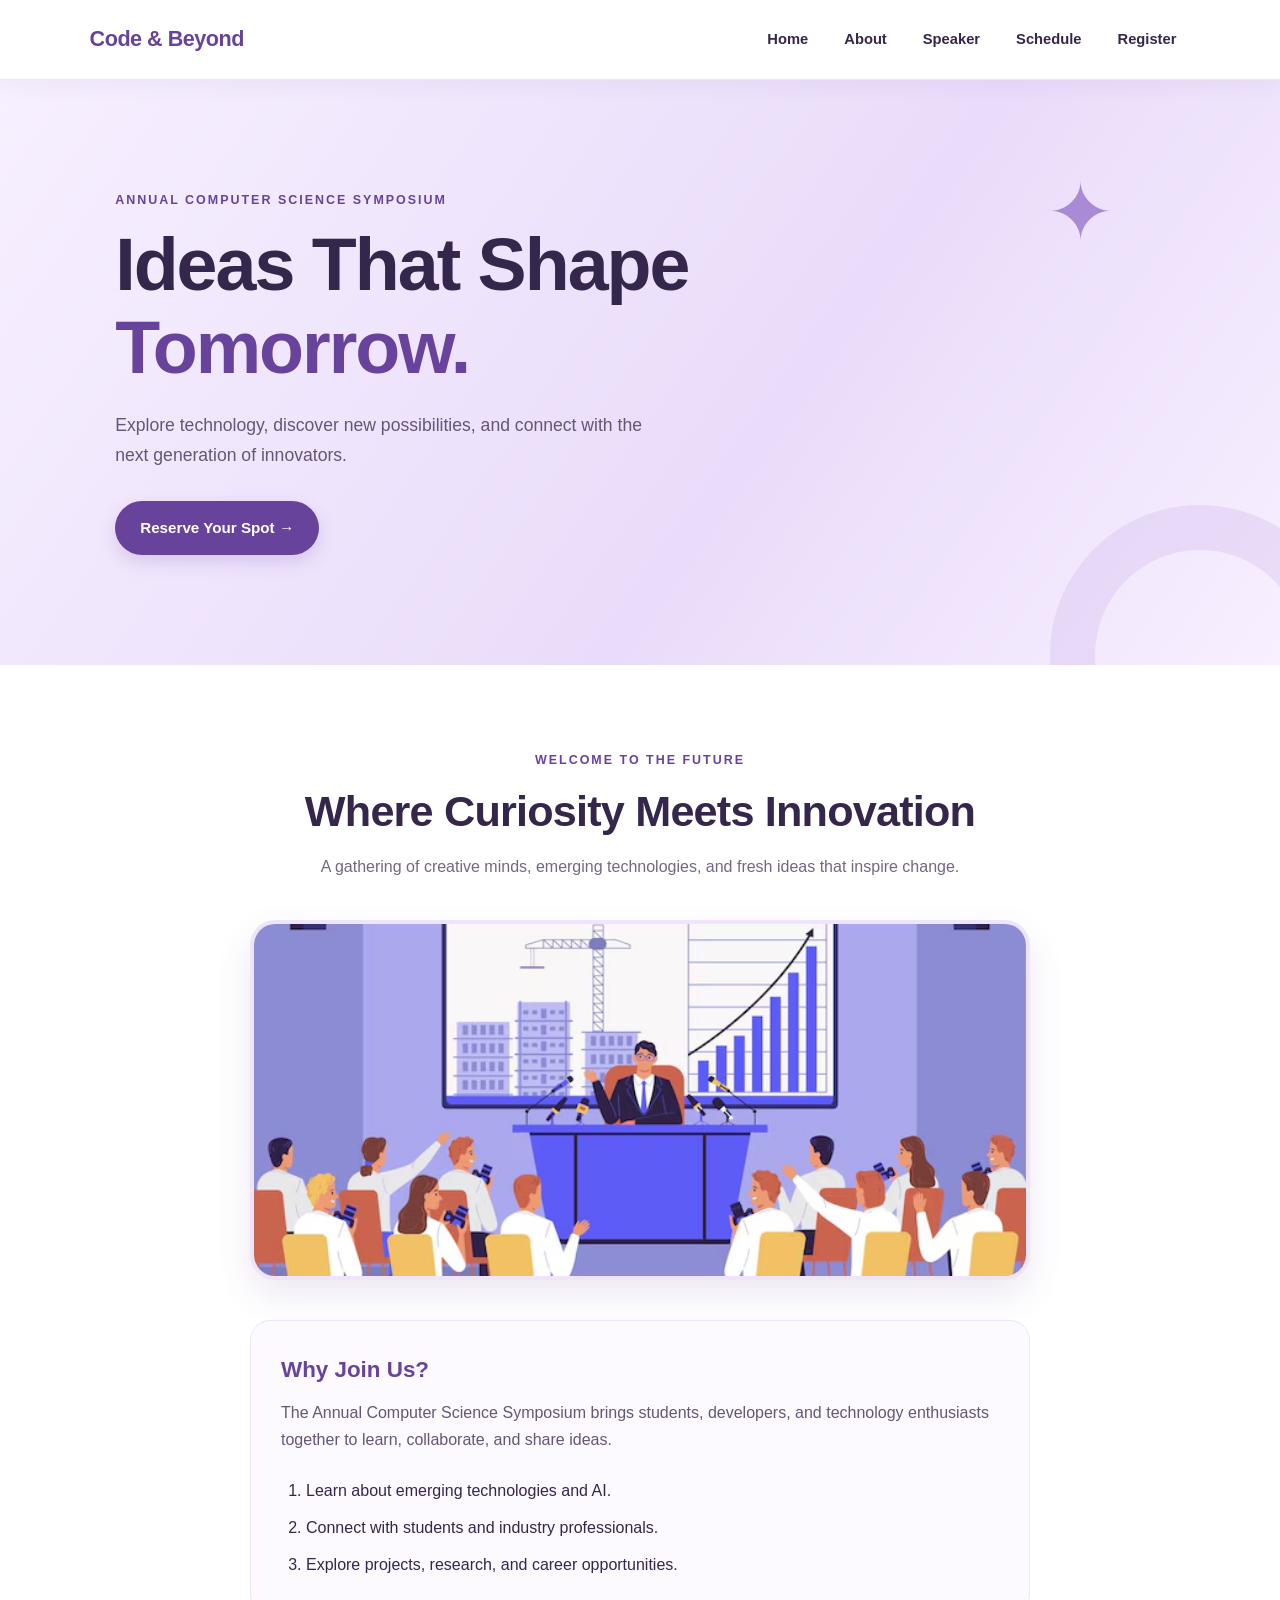
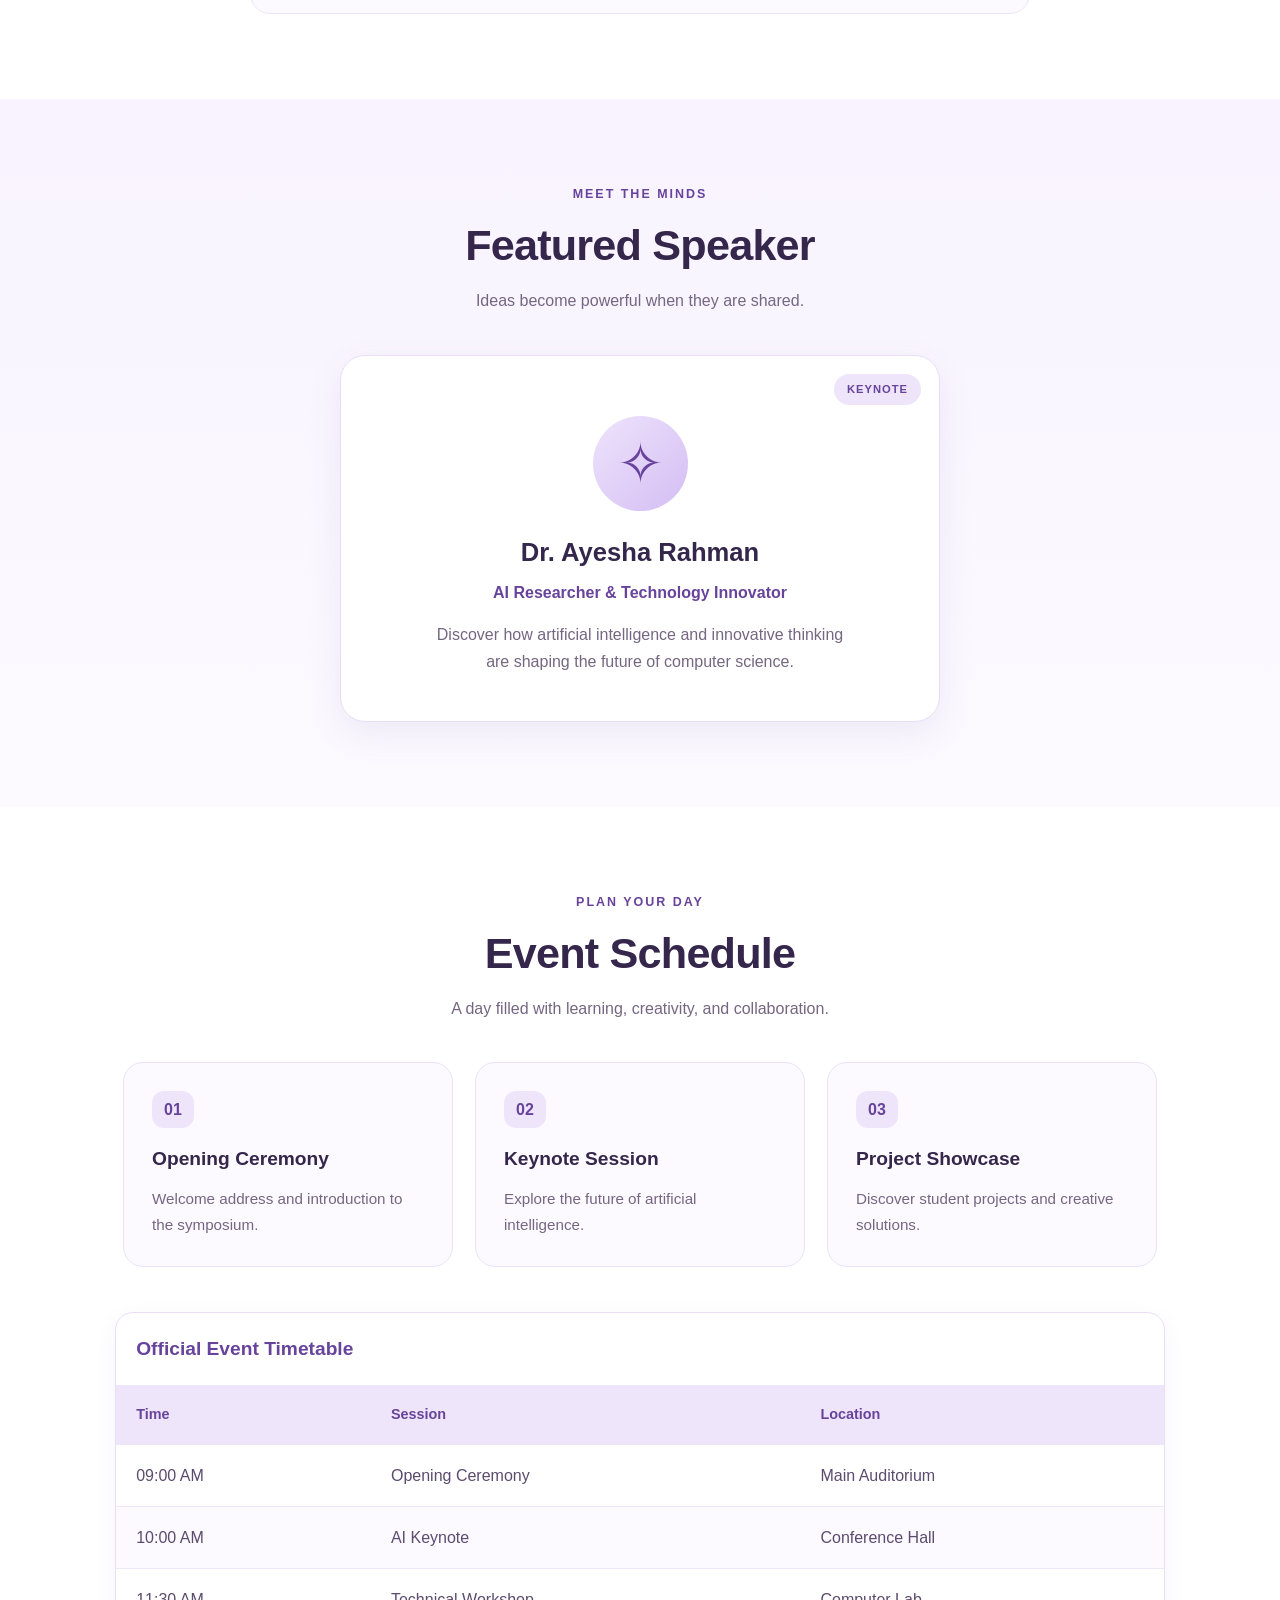
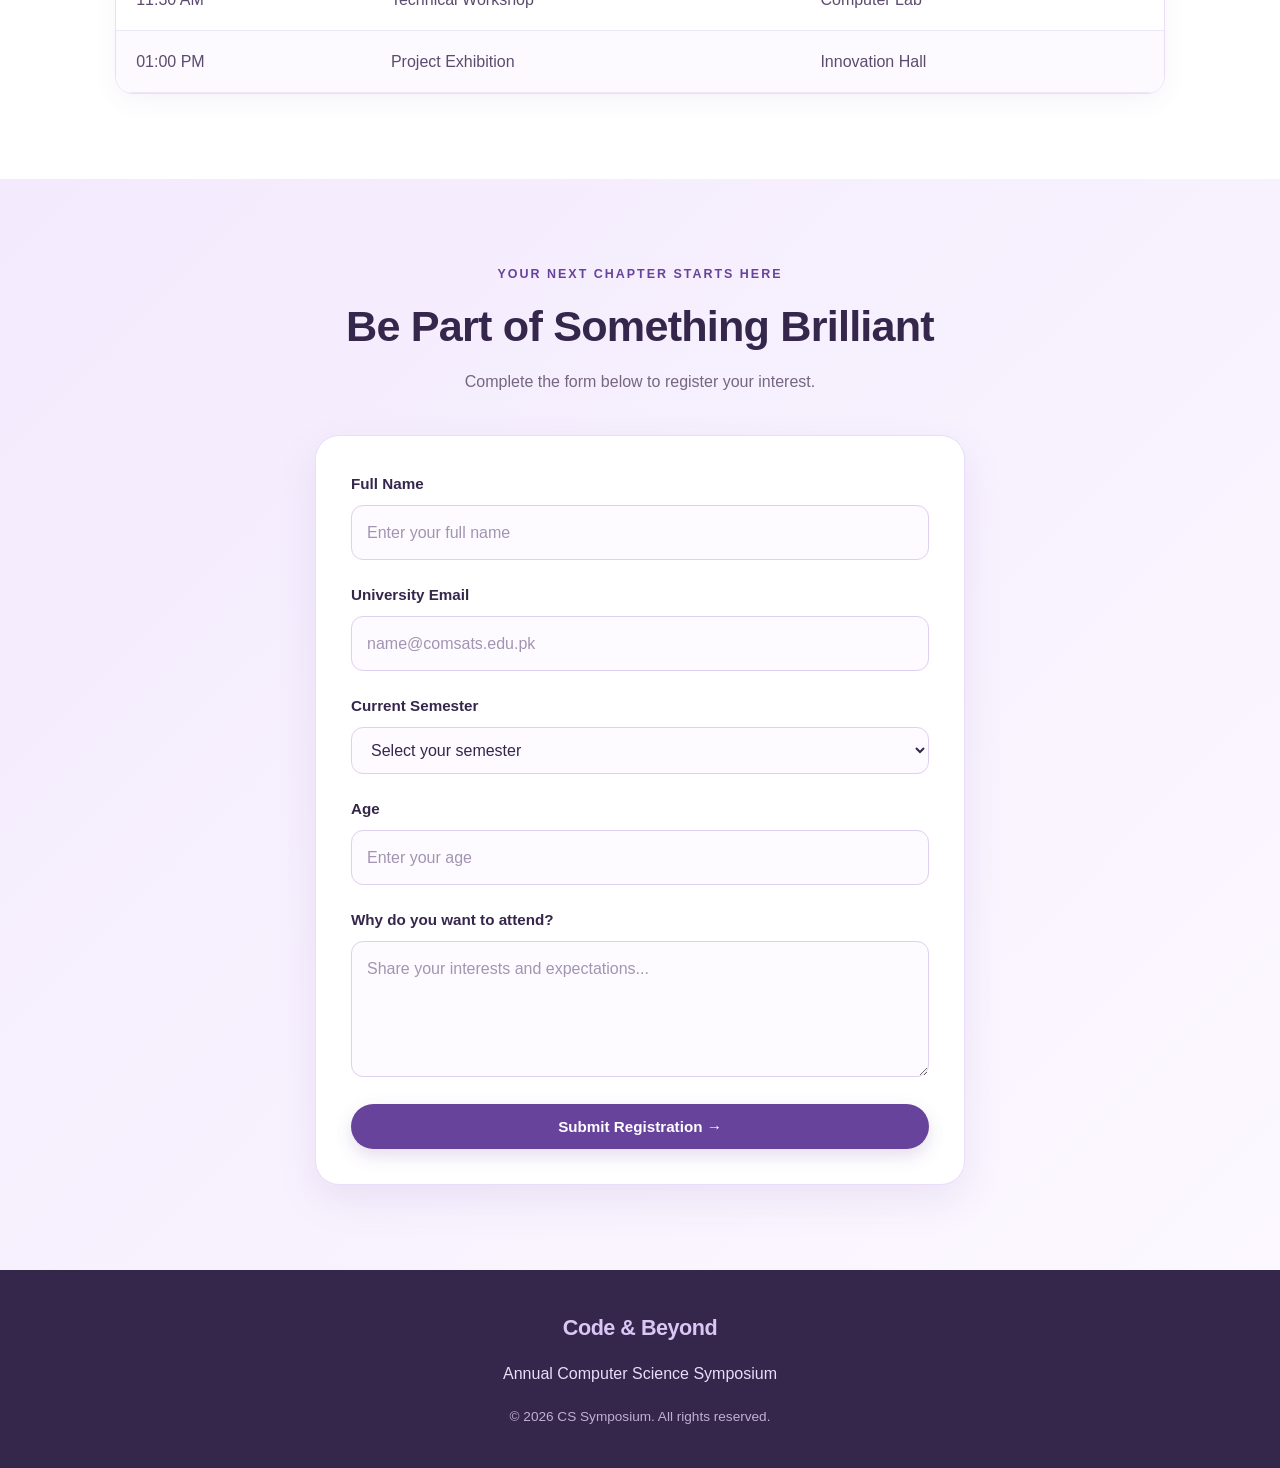
<file: index.html>
<!DOCTYPE html>
<html lang="en">
<head>
    <meta charset="UTF-8">
    <meta name="viewport" content="width=device-width, initial-scale=1.0">
    <meta name="description" content="Annual Computer Science Symposium">
    <title>Annual CS Symposium</title>
    <link rel="stylesheet" href="style.css">
</head>

<body>

    <!-- Navigation -->
    <nav id="navbar">
        <a href="#home" class="logo">Code & Beyond</a>

        <ul>
            <li><a href="#home">Home</a></li>
            <li><a href="#about">About</a></li>
            <li><a href="#speaker">Speaker</a></li>
            <li><a href="#schedule">Schedule</a></li>
            <li><a href="#register">Register</a></li>
        </ul>
    </nav>

    <!-- Hero Section -->
    <header id="home">
        <div class="hero-content">
            <p class="eyebrow">ANNUAL COMPUTER SCIENCE SYMPOSIUM</p>

            <h1>Ideas That Shape <span>Tomorrow.</span></h1>

            <p class="hero-text">
                Explore technology, discover new possibilities, and connect
                with the next generation of innovators.
            </p>

            <a href="#register" class="button">Reserve Your Spot →</a>
        </div>

        <div class="hero-decoration">✦</div>
        <div class="hero-circle"></div>
    </header>

    <main>

        <!-- About Section -->
        <section id="about" class="section">
            <div class="section-heading">
                <p class="eyebrow">WELCOME TO THE FUTURE</p>
                <h2>Where Curiosity Meets Innovation</h2>
                <p>
                    A gathering of creative minds, emerging technologies,
                    and fresh ideas that inspire change.
                </p>
            </div>

            <img
                src="images/symposium-image.png"
                alt="Illustration for the Annual Computer Science Symposium"
                class="event-image"
            >

            <div class="about-content">
                <h3>Why Join Us?</h3>

                <p>
                    The Annual Computer Science Symposium brings students,
                    developers, and technology enthusiasts together to
                    learn, collaborate, and share ideas.
                </p>

                <ol>
                    <li>Learn about emerging technologies and AI.</li>
                    <li>Connect with students and industry professionals.</li>
                    <li>Explore projects, research, and career opportunities.</li>
                </ol>
            </div>
        </section>

        <!-- Speaker Section -->
        <section id="speaker" class="section speaker-section">
            <div class="section-heading">
                <p class="eyebrow">MEET THE MINDS</p>
                <h2>Featured Speaker</h2>
                <p>Ideas become powerful when they are shared.</p>
            </div>

            <div class="speaker-card">
                <span class="badge">KEYNOTE</span>

                <div class="speaker-icon">✧</div>

                <h3>Dr. Ayesha Rahman</h3>
                <p class="speaker-role">AI Researcher & Technology Innovator</p>

                <p>
                    Discover how artificial intelligence and innovative
                    thinking are shaping the future of computer science.
                </p>
            </div>
        </section>

        <!-- Schedule Section -->
        <section id="schedule" class="section">
            <div class="section-heading">
                <p class="eyebrow">PLAN YOUR DAY</p>
                <h2>Event Schedule</h2>
                <p>A day filled with learning, creativity, and collaboration.</p>
            </div>

            <div class="event-cards">
                <div class="event-card">
                    <span class="card-number">01</span>
                    <h3>Opening Ceremony</h3>
                    <p>Welcome address and introduction to the symposium.</p>
                </div>

                <div class="event-card">
                    <span class="card-number">02</span>
                    <h3>Keynote Session</h3>
                    <p>Explore the future of artificial intelligence.</p>
                </div>

                <div class="event-card">
                    <span class="card-number">03</span>
                    <h3>Project Showcase</h3>
                    <p>Discover student projects and creative solutions.</p>
                </div>
            </div>

            <div class="table-wrapper">
                <table>
                    <caption>Official Event Timetable</caption>

                    <thead>
                        <tr>
                            <th>Time</th>
                            <th>Session</th>
                            <th>Location</th>
                        </tr>
                    </thead>

                    <tbody>
                        <tr>
                            <td>09:00 AM</td>
                            <td>Opening Ceremony</td>
                            <td>Main Auditorium</td>
                        </tr>

                        <tr>
                            <td>10:00 AM</td>
                            <td>AI Keynote</td>
                            <td>Conference Hall</td>
                        </tr>

                        <tr>
                            <td>11:30 AM</td>
                            <td>Technical Workshop</td>
                            <td>Computer Lab</td>
                        </tr>

                        <tr>
                            <td>01:00 PM</td>
                            <td>Project Exhibition</td>
                            <td>Innovation Hall</td>
                        </tr>
                    </tbody>
                </table>
            </div>
        </section>

        <!-- Registration Section -->
        <section id="register" class="section register-section">
            <div class="section-heading">
                <p class="eyebrow">YOUR NEXT CHAPTER STARTS HERE</p>
                <h2>Be Part of Something Brilliant</h2>
                <p>Complete the form below to register your interest.</p>
            </div>

            <form action="#" method="post">

                <div class="form-group">
                    <label for="name">Full Name</label>
                    <input
                        type="text"
                        id="name"
                        name="name"
                        placeholder="Enter your full name"
                        required
                    >
                </div>

                <div class="form-group">
                    <label for="email">University Email</label>
                    <input
                        type="email"
                        id="email"
                        name="email"
                        placeholder="name@comsats.edu.pk"
                        pattern="[a-zA-Z0-9._%+-]+@comsats\.edu\.pk"
                        title="Use your university email ending in @comsats.edu.pk"
                        required
                    >
                </div>

                <div class="form-group">
                    <label for="semester">Current Semester</label>
                    <select id="semester" name="semester" required>
                        <option value="">Select your semester</option>
                        <option value="1">1st Semester</option>
                        <option value="2">2nd Semester</option>
                        <option value="3">3rd Semester</option>
                        <option value="4">4th Semester</option>
                        <option value="5">5th Semester</option>
                        <option value="6">6th Semester</option>
                        <option value="7">7th Semester</option>
                        <option value="8">8th Semester</option>
                    </select>
                </div>

                <div class="form-group">
                    <label for="age">Age</label>
                    <input
                        type="number"
                        id="age"
                        name="age"
                        min="16"
                        max="60"
                        placeholder="Enter your age"
                        required
                    >
                </div>

                <div class="form-group">
                    <label for="reason">Why do you want to attend?</label>
                    <textarea
                        id="reason"
                        name="reason"
                        rows="4"
                        placeholder="Share your interests and expectations..."
                        required
                    ></textarea>
                </div>

                <button type="submit" class="button">Submit Registration →</button>
            </form>
        </section>

    </main>

    <!-- Footer -->
    <footer>
        <p class="footer-logo">Code & Beyond</p>
        <p>Annual Computer Science Symposium</p>
        <p class="copyright">© 2026 CS Symposium. All rights reserved.</p>
    </footer>

</body>
</html>
</file>
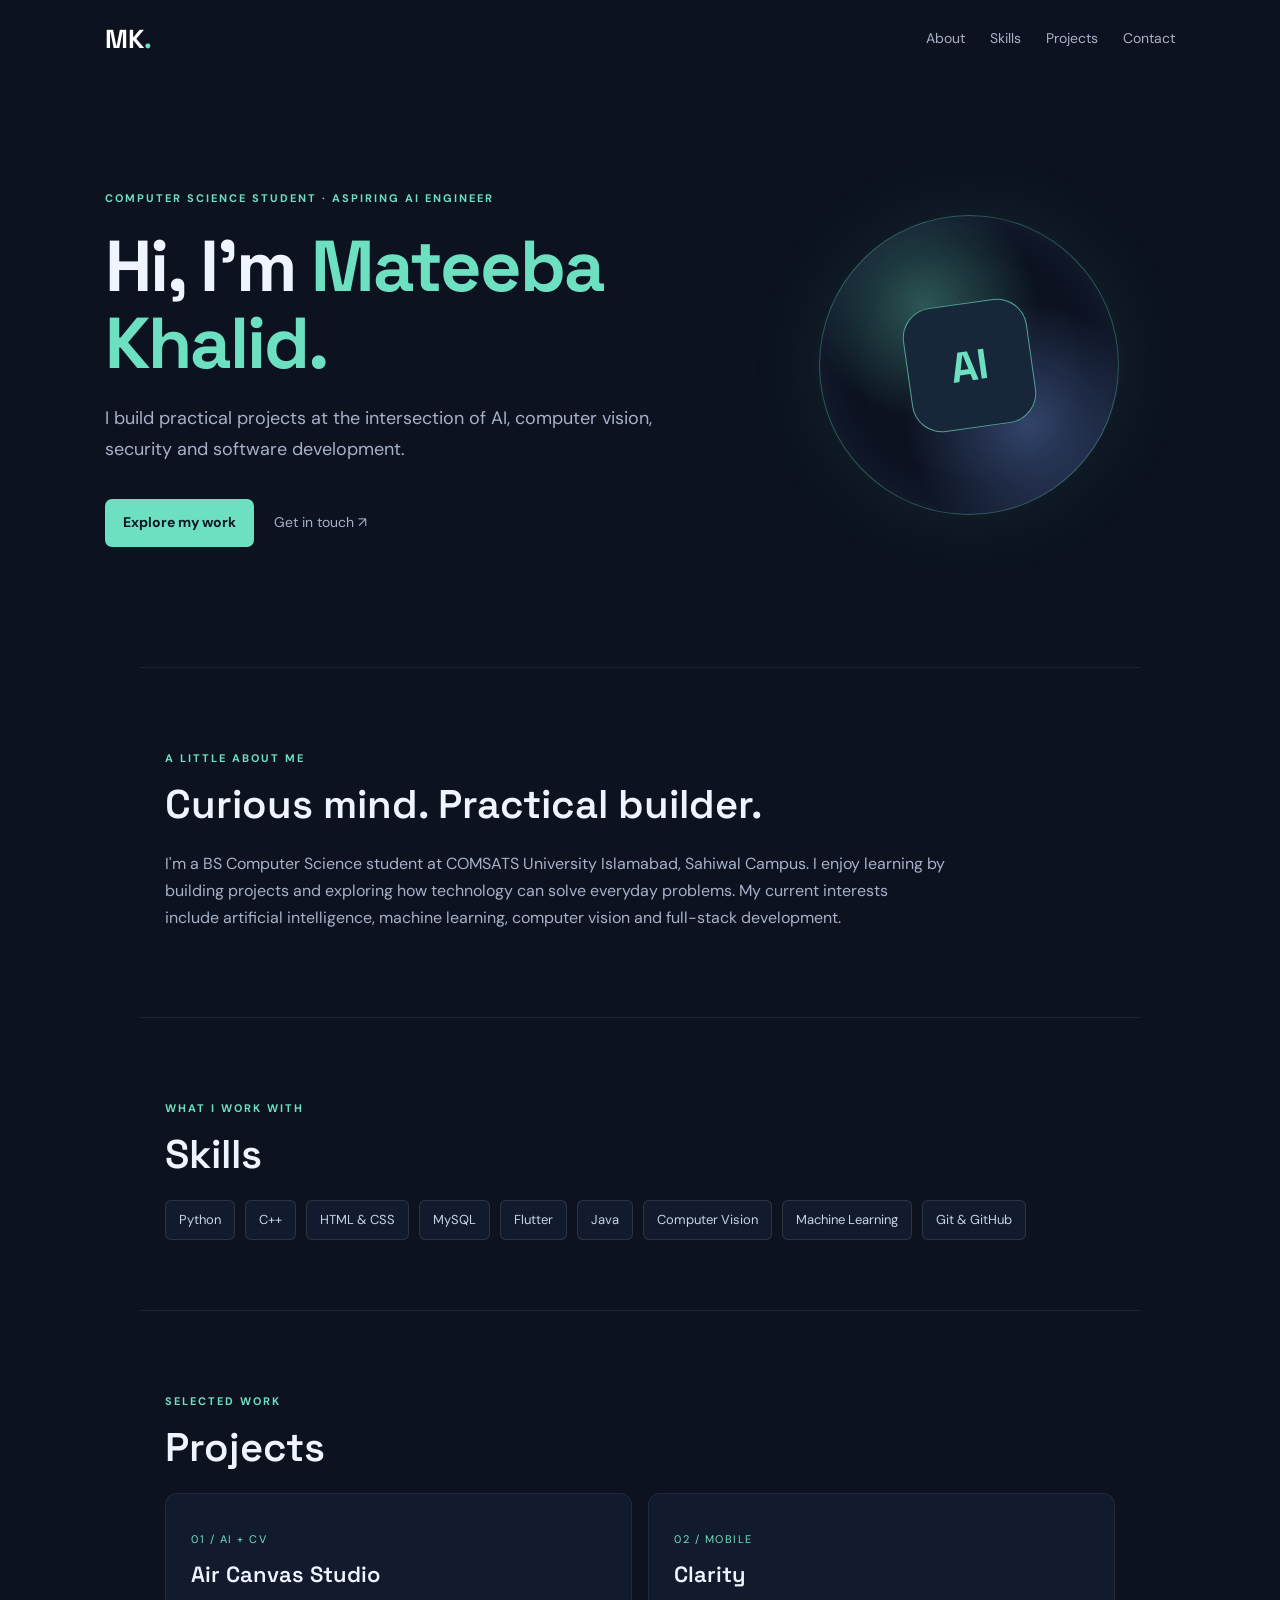
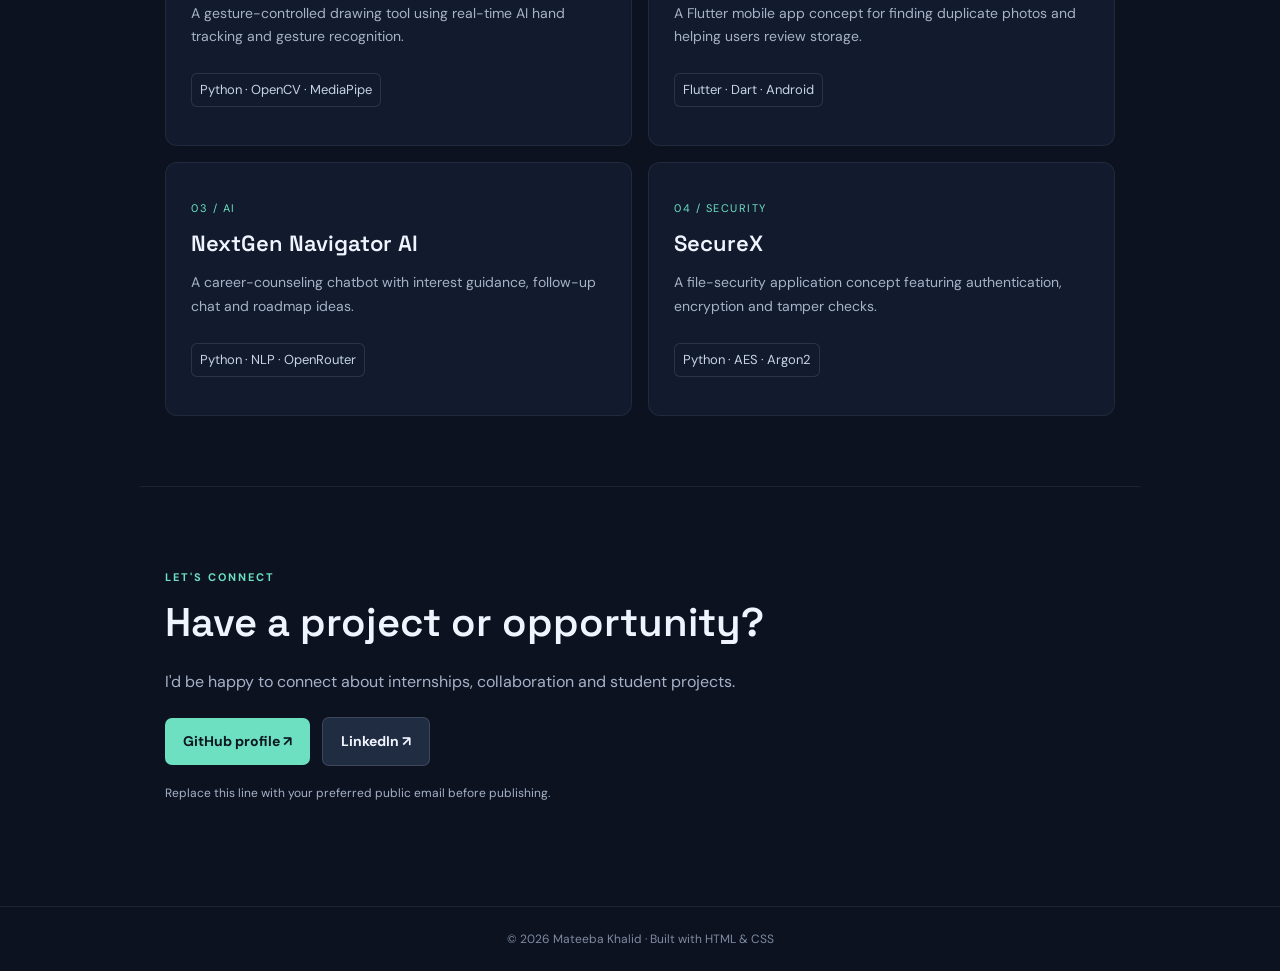
<file: Web_Technologies_Assignment_01_Solution/Task 10 - Portfolio/index.html>
<!DOCTYPE html>
<html lang="en"><head><meta charset="UTF-8"><meta name="viewport" content="width=device-width,initial-scale=1.0"><title>Mateeba Khalid | Portfolio</title><link rel="stylesheet" href="style.css"></head>
<body>
<header class="nav"><a class="brand" href="#home">MK<span>.</span></a><nav><a href="#about">About</a><a href="#skills">Skills</a><a href="#projects">Projects</a><a href="#contact">Contact</a></nav></header>
<main>
<section class="hero" id="home"><div class="hero-copy"><p class="eyebrow">COMPUTER SCIENCE STUDENT · ASPIRING AI ENGINEER</p><h1>Hi, I'm <span>Mateeba Khalid.</span></h1><p class="intro">I build practical projects at the intersection of AI, computer vision, security and software development.</p><a class="button" href="#projects">Explore my work</a><a class="text-link" href="#contact">Get in touch ↗</a></div><div class="orb" aria-label="Abstract AI-inspired decoration"><div class="orb-core">AI</div></div></section>
<section class="section" id="about"><p class="eyebrow">A LITTLE ABOUT ME</p><h2>Curious mind. Practical builder.</h2><p>I'm a BS Computer Science student at COMSATS University Islamabad, Sahiwal Campus. I enjoy learning by building projects and exploring how technology can solve everyday problems. My current interests include artificial intelligence, machine learning, computer vision and full-stack development.</p></section>
<section class="section skills" id="skills"><p class="eyebrow">WHAT I WORK WITH</p><h2>Skills</h2><div class="chips"><span>Python</span><span>C++</span><span>HTML &amp; CSS</span><span>MySQL</span><span>Flutter</span><span>Java</span><span>Computer Vision</span><span>Machine Learning</span><span>Git &amp; GitHub</span></div></section>
<section class="section" id="projects"><p class="eyebrow">SELECTED WORK</p><h2>Projects</h2><div class="project-grid">
<article class="project"><p class="number">01 / AI + CV</p><h3>Air Canvas Studio</h3><p>A gesture-controlled drawing tool using real-time AI hand tracking and gesture recognition.</p><p class="tags">Python · OpenCV · MediaPipe</p></article>
<article class="project"><p class="number">02 / MOBILE</p><h3>Clarity</h3><p>A Flutter mobile app concept for finding duplicate photos and helping users review storage.</p><p class="tags">Flutter · Dart · Android</p></article>
<article class="project"><p class="number">03 / AI</p><h3>NextGen Navigator AI</h3><p>A career-counseling chatbot with interest guidance, follow-up chat and roadmap ideas.</p><p class="tags">Python · NLP · OpenRouter</p></article>
<article class="project"><p class="number">04 / SECURITY</p><h3>SecureX</h3><p>A file-security application concept featuring authentication, encryption and tamper checks.</p><p class="tags">Python · AES · Argon2</p></article>
</div></section>
<section class="section contact" id="contact"><p class="eyebrow">LET'S CONNECT</p><h2>Have a project or opportunity?</h2><p>I'd be happy to connect about internships, collaboration and student projects.</p><a class="button" href="https://github.com/MATEEBA-KHALID" target="_blank" rel="noopener">GitHub profile ↗</a><a class="button secondary" href="https://www.linkedin.com/" target="_blank" rel="noopener">LinkedIn ↗</a><p class="email-note">Replace this line with your preferred public email before publishing.</p></section>
</main><footer>© 2026 Mateeba Khalid · Built with HTML &amp; CSS</footer>
</body></html>
</file>
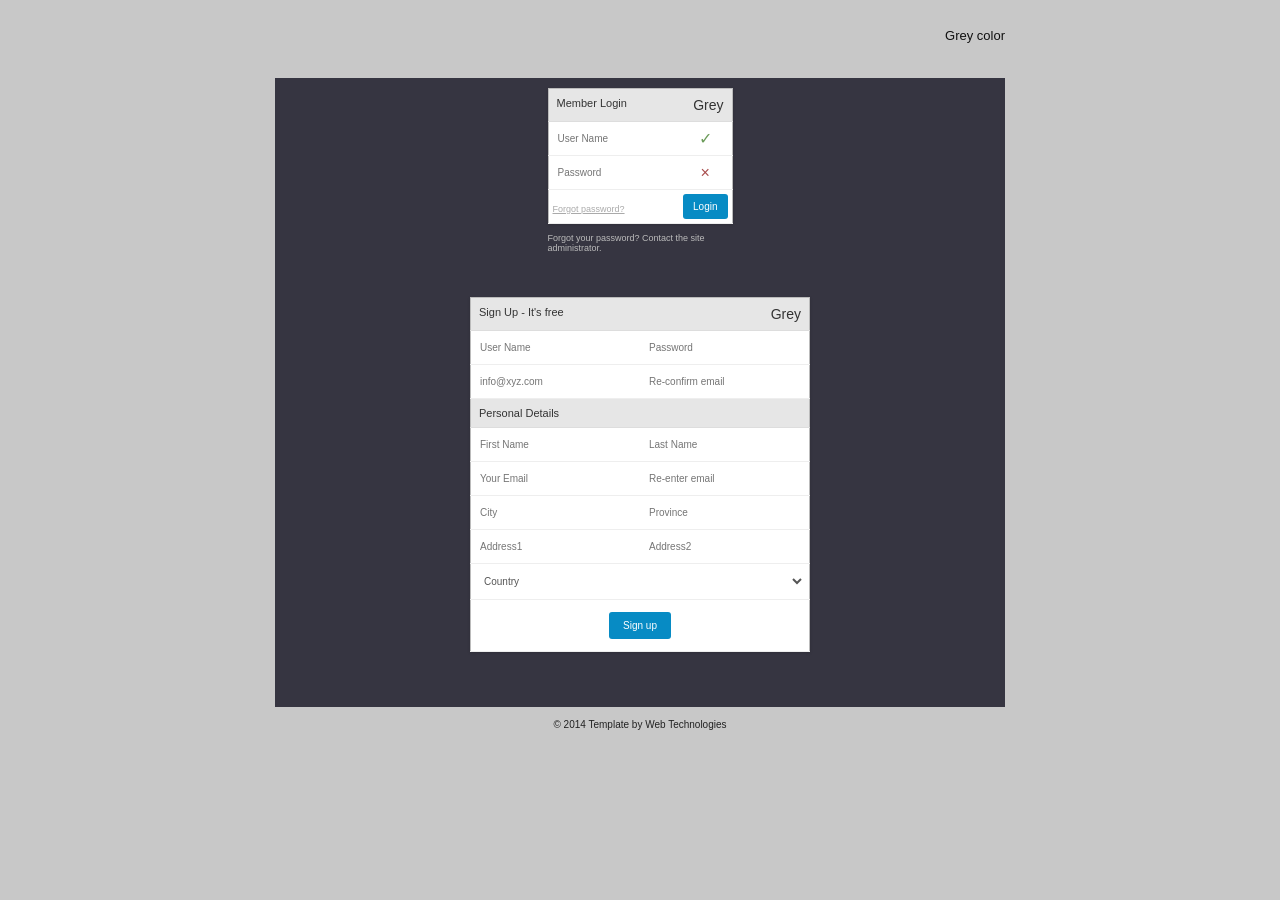
<file: Web_Technologies_Assignment_01_Solution/Task 8 - Login Signup Template/index.html>
<!DOCTYPE html>
<html lang="en">
<head><meta charset="UTF-8"><meta name="viewport" content="width=device-width,initial-scale=1.0"><title>Member Login and Sign Up</title><link rel="stylesheet" href="style.css"></head>
<body>
<div class="outer"><div class="topnote">Grey color</div>
<main class="stage">
<section class="login">
<table><tr><th colspan="2">Member Login <span>Grey</span></th></tr>
<tr><td><input placeholder="User Name" aria-label="User name"></td><td class="ok">✓</td></tr>
<tr><td><input type="password" placeholder="Password" aria-label="Password"></td><td class="bad">×</td></tr>
<tr><td><a href="#forgot">Forgot password?</a></td><td><button type="button">Login</button></td></tr></table>
<p id="forgot">Forgot your password? Contact the site administrator.</p>
</section>
<section class="signup"><table>
<tr><th colspan="2">Sign Up - It's free <span>Grey</span></th></tr>
<tr><td><input placeholder="User Name" aria-label="New username"></td><td><input type="password" placeholder="Password" aria-label="New password"></td></tr>
<tr><td><input type="email" placeholder="info@xyz.com" aria-label="Email"></td><td><input type="email" placeholder="Re-confirm email" aria-label="Confirm email"></td></tr>
<tr><th colspan="2">Personal Details</th></tr>
<tr><td><input placeholder="First Name" aria-label="First name"></td><td><input placeholder="Last Name" aria-label="Last name"></td></tr>
<tr><td><input type="email" placeholder="Your Email" aria-label="Personal email"></td><td><input type="email" placeholder="Re-enter email" aria-label="Re-enter email"></td></tr>
<tr><td><input placeholder="City" aria-label="City"></td><td><input placeholder="Province" aria-label="Province"></td></tr>
<tr><td><input placeholder="Address1" aria-label="Address line one"></td><td><input placeholder="Address2" aria-label="Address line two"></td></tr>
<tr><td colspan="2"><select aria-label="Country"><option value="">Country</option><option>Pakistan</option><option>Other</option></select></td></tr>
<tr><td colspan="2" class="submit"><button type="button">Sign up</button></td></tr>
</table></section>
</main><div class="bottomnote">© 2014 Template by Web Technologies</div></div>
</body></html>
</file>
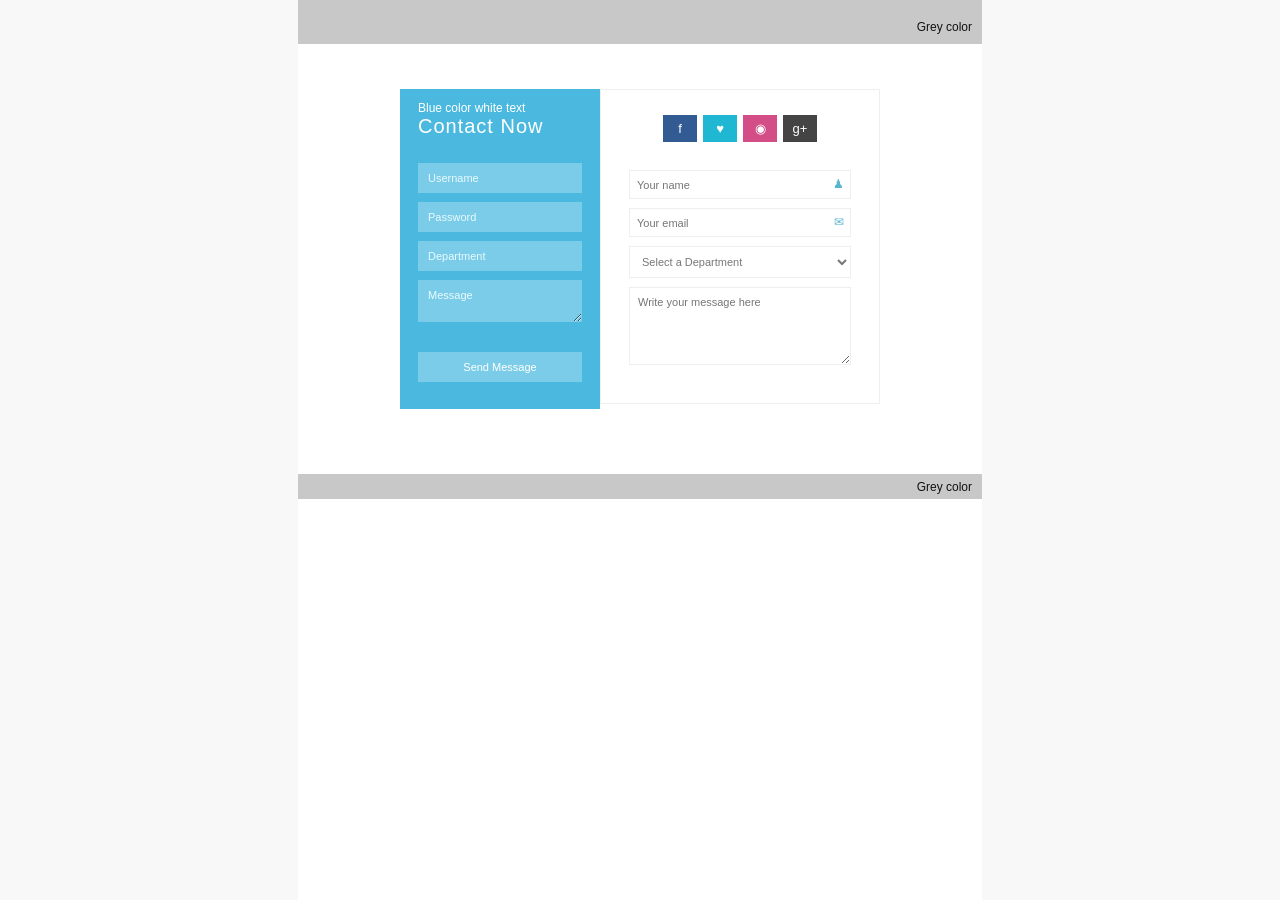
<file: Web_Technologies_Assignment_01_Solution/Task 9 - Contact Template/index.html>
<!DOCTYPE html>
<html lang="en">
<head><meta charset="UTF-8"><meta name="viewport" content="width=device-width,initial-scale=1.0"><title>Contact Now</title><link rel="stylesheet" href="style.css"></head>
<body>
<div class="page">
<header class="greybar">Grey color</header>
<main class="canvas">
<section class="blue">
<p class="note">Blue color white text</p><h1>Contact Now</h1>
<form action="#" method="post">
<input name="username" placeholder="Username" aria-label="Username" required>
<input name="password" type="password" placeholder="Password" aria-label="Password">
<input name="department" placeholder="Department" aria-label="Department">
<textarea name="message" placeholder="Message" aria-label="Message" rows="2"></textarea>
<button type="submit">Send Message</button>
</form>
</section>
<section class="white">
<div class="social"><a href="https://facebook.com/" aria-label="Facebook">f</a><a href="https://twitter.com/" aria-label="Twitter">♥</a><a href="https://dribbble.com/" aria-label="Dribbble">◉</a><a href="https://plus.google.com/" aria-label="Google Plus">g+</a></div>
<form action="#" method="post">
<label class="input-icon"><input name="name" placeholder="Your name" aria-label="Your name"><span>♟</span></label>
<label class="input-icon"><input name="email" type="email" placeholder="Your email" aria-label="Your email"><span>✉</span></label>
<select name="departmentSelect" aria-label="Select a department"><option value="">Select a Department</option><option>Computer Science</option><option>Admissions</option><option>Administration</option></select>
<textarea name="details" rows="5" placeholder="Write your message here" aria-label="Write your message"></textarea>
</form>
</section>
</main>
<footer class="greybar bottom">Grey color</footer>
</div>
</body></html>
</file>
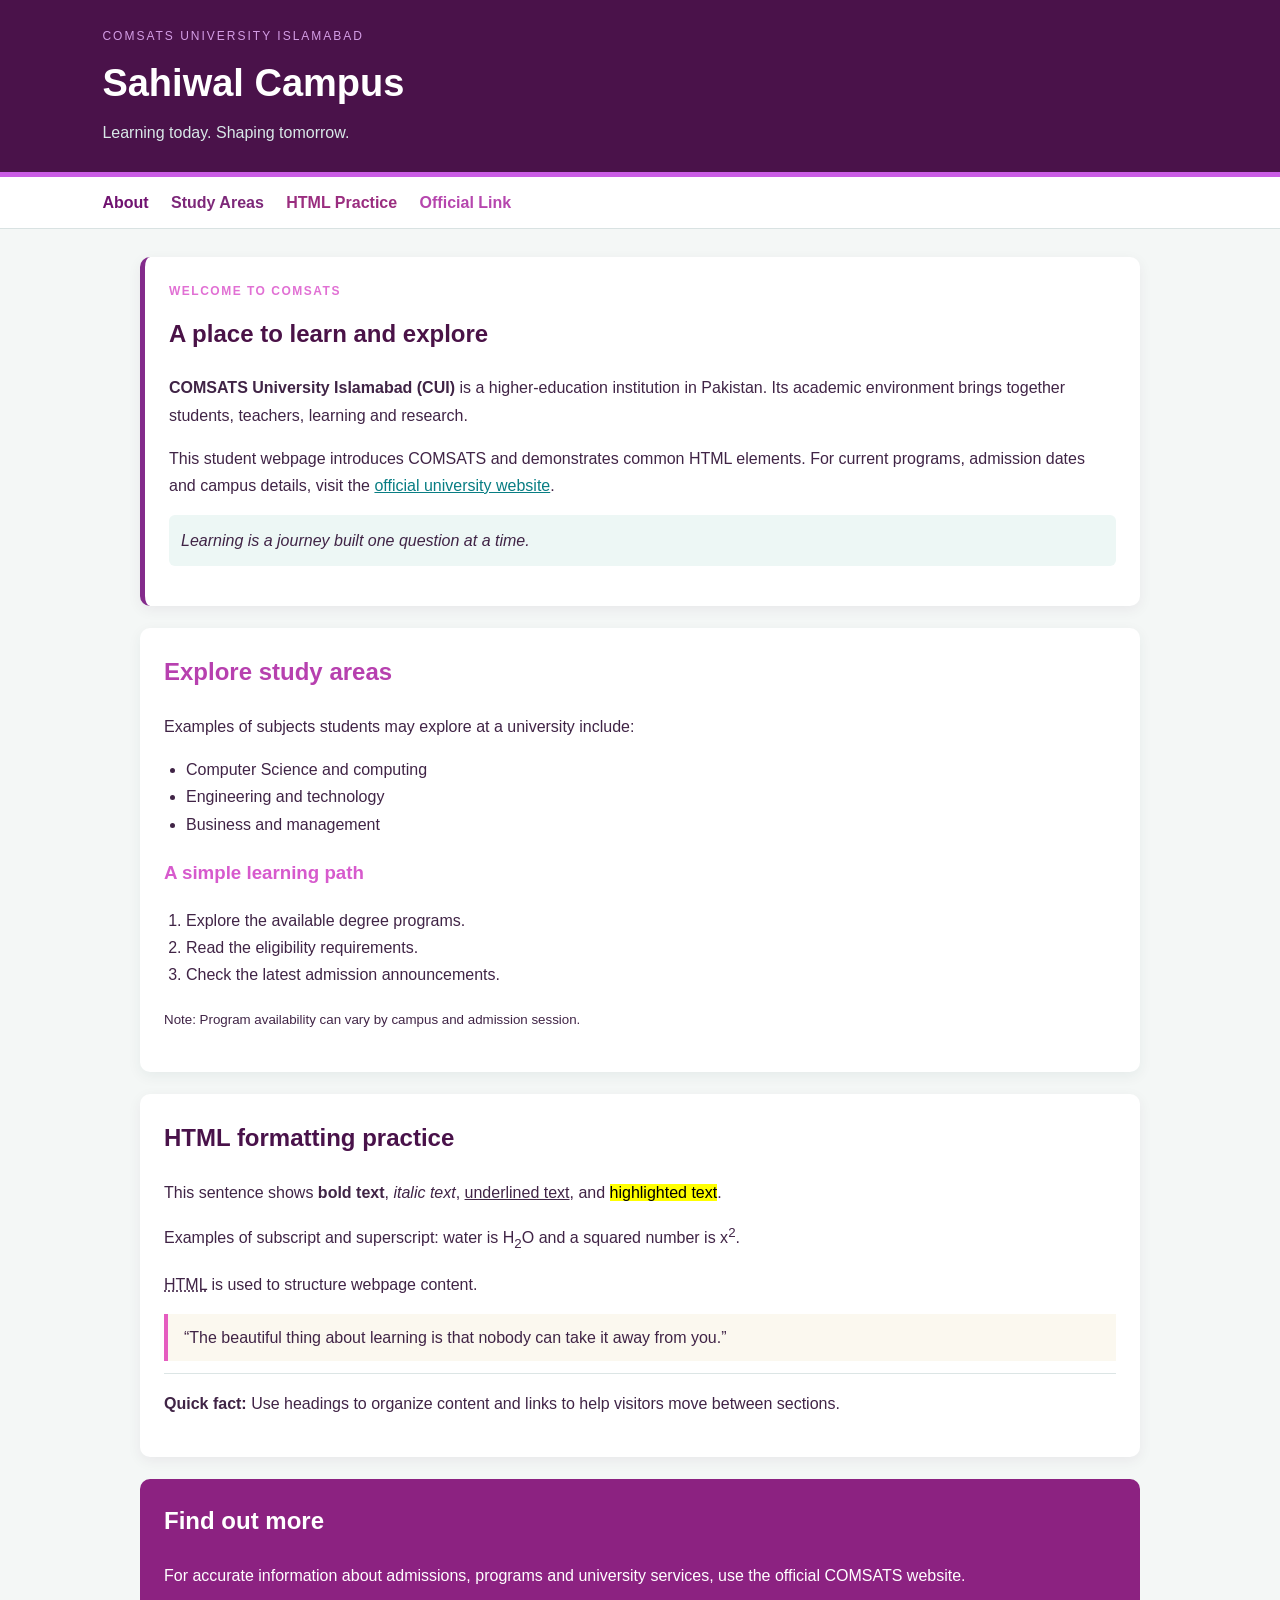
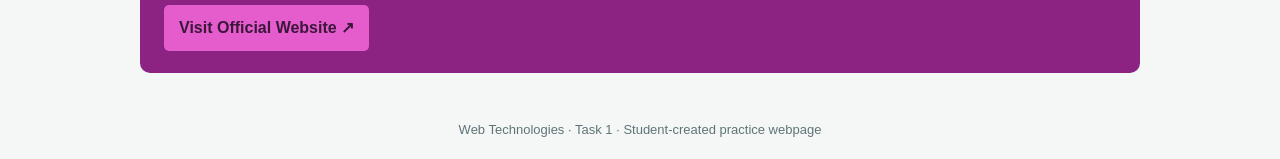
<file: Web_Technologies_Assignment_01_Solution/Task 1 - CUI Webpage/CUI_Webpage.html>
<!DOCTYPE html>
<html lang="en">
<head>
  <meta charset="UTF-8">
  <meta name="viewport" content="width=device-width, initial-scale=1.0">
  <title>COMSATS University Islamabad | Sahiwal Campus</title>
</head>
<body style="margin:0;background:#f4f7f6;font-family:Arial,Helvetica,sans-serif;color:#402446;line-height:1.7">
  <header style="background:#4a124a;color:white;padding:26px 8%;border-bottom:5px solid #ca5ce5">
    <p style="margin:0;color:#d49de5;letter-spacing:2px;font-size:12px">COMSATS UNIVERSITY ISLAMABAD</p>
    <h1 style="margin:5px 0 0;font-size:clamp(26px,4vw,38px)">Sahiwal Campus</h1>
    <p style="margin:3px 0 0;color:#d8e8e8">Learning today. Shaping tomorrow.</p>
  </header>

  <nav style="background:#fff;padding:12px 8%;border-bottom:1px solid #d9e2e2">
    <a href="#about" style="color:#701270;text-decoration:none;font-weight:bold;margin-right:18px">About</a>
    <a href="#study" style="color:#7d2879;text-decoration:none;font-weight:bold;margin-right:18px">Study Areas</a>
    <a href="#html-practice" style="color:#9a2d7f;text-decoration:none;font-weight:bold;margin-right:18px">HTML Practice</a>
    <a href="#contact" style="color:#b646ae;text-decoration:none;font-weight:bold">Official Link</a>
  </nav>

  <main style="max-width:1000px;margin:28px auto;padding:0 18px">
    <section id="about" style="background:white;padding:24px;border-radius:10px;border-left:5px solid #832b8b;box-shadow:0 4px 14px #45174010">
      <p style="color:#e170d4;font-size:12px;font-weight:bold;letter-spacing:1.5px;margin-top:0">WELCOME TO COMSATS</p>
      <h2 style="color:#4a1247;margin-top:0">A place to learn and explore</h2>
      <p><strong>COMSATS University Islamabad (CUI)</strong> is a higher-education institution in Pakistan. Its academic environment brings together students, teachers, learning and research.</p>
      <p>This student webpage introduces COMSATS and demonstrates common HTML elements. For current programs, admission dates and campus details, visit the <a href="https://www.comsats.edu.pk/" target="_blank" rel="noopener" style="color:#087d83">official university website</a>.</p>
      <p style="background:#edf7f5;padding:12px;border-radius:6px"><em>Learning is a journey built one question at a time.</em></p>
    </section>

    <section id="study" style="margin-top:22px;background:white;padding:24px;border-radius:10px;box-shadow:0 4px 14px #173a4510">
      <h2 style="color:#b740af;margin-top:0">Explore study areas</h2>
      <p>Examples of subjects students may explore at a university include:</p>
      <ul style="padding-left:22px">
        <li>Computer Science and computing</li>
        <li>Engineering and technology</li>
        <li>Business and management</li>
      </ul>
      <h3 style="color:#d75acd">A simple learning path</h3>
      <ol style="padding-left:22px">
        <li>Explore the available degree programs.</li>
        <li>Read the eligibility requirements.</li>
        <li>Check the latest admission announcements.</li>
      </ol>
      <p><small>Note: Program availability can vary by campus and admission session.</small></p>
    </section>

    <section id="html-practice" style="margin-top:22px;background:#fff;padding:24px;border-radius:10px;box-shadow:0 4px 14px #45173d10">
      <h2 style="color:#49124a;margin-top:0">HTML formatting practice</h2>
      <p>This sentence shows <b>bold text</b>, <i>italic text</i>, <u>underlined text</u>, and <mark>highlighted text</mark>.</p>
      <p>Examples of subscript and superscript: water is H<sub>2</sub>O and a squared number is x<sup>2</sup>.</p>
      <p><abbr title="HyperText Markup Language">HTML</abbr> is used to structure webpage content.</p>
      <blockquote style="margin:12px 0;padding:10px 16px;border-left:4px solid #e55cc0;background:#fbf8ef">“The beautiful thing about learning is that nobody can take it away from you.”</blockquote>
      <hr style="border:0;border-top:1px solid #dce5e5">
      <p><strong>Quick fact:</strong> Use headings to organize content and links to help visitors move between sections.</p>
    </section>

    <section id="contact" style="margin:22px 0;background:#8c2281;color:white;padding:22px 24px;border-radius:10px">
      <h2 style="margin-top:0">Find out more</h2>
      <p>For accurate information about admissions, programs and university services, use the official COMSATS website.</p>
      <a href="https://www.comsats.edu.pk/" target="_blank" rel="noopener" style="display:inline-block;background:#e55ccc;color:#3b173b;text-decoration:none;font-weight:bold;padding:9px 15px;border-radius:5px">Visit Official Website ↗</a>
    </section>
  </main>
  <footer style="text-align:center;padding:18px;color:#607477;font-size:13px">Web Technologies · Task 1 · Student-created practice webpage</footer>
</body>
</html>
</file>
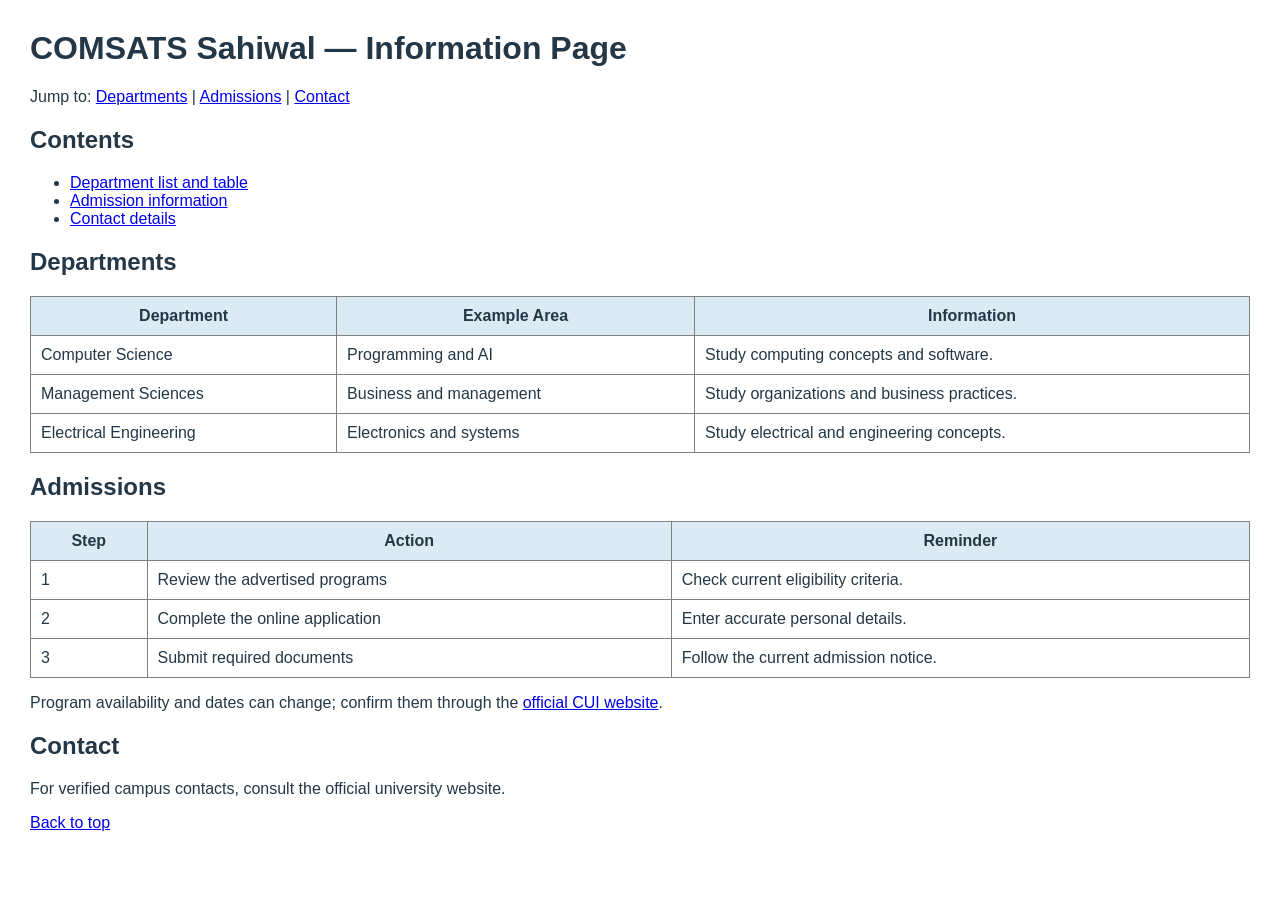
<file: Web_Technologies_Assignment_01_Solution/Task 4 - References and Tables/Refrences & Tables.html>
<!DOCTYPE html>
<html lang="en">
<head><meta charset="UTF-8"><meta name="viewport" content="width=device-width, initial-scale=1.0"><title>Departments and Admissions</title></head>
<body id="top" style="font-family:Arial,sans-serif;margin:30px;color:#243746">
<h1>COMSATS Sahiwal — Information Page</h1>
<p>Jump to: <a href="#departments">Departments</a> | <a href="#admissions">Admissions</a> | <a href="#contact">Contact</a></p>
<h2>Contents</h2>
<ul>
<li><a href="#departments">Department list and table</a></li>
<li><a href="#admissions">Admission information</a></li>
<li><a href="#contact">Contact details</a></li>
</ul>
<h2 id="departments">Departments</h2>
<table border="1" cellpadding="10" cellspacing="0" style="border-collapse:collapse;width:100%">
<thead><tr style="background:#dceaf4"><th>Department</th><th>Example Area</th><th>Information</th></tr></thead>
<tbody>
<tr><td>Computer Science</td><td>Programming and AI</td><td>Study computing concepts and software.</td></tr>
<tr><td>Management Sciences</td><td>Business and management</td><td>Study organizations and business practices.</td></tr>
<tr><td>Electrical Engineering</td><td>Electronics and systems</td><td>Study electrical and engineering concepts.</td></tr>
</tbody></table>
<h2 id="admissions">Admissions</h2>
<table border="1" cellpadding="10" cellspacing="0" style="border-collapse:collapse;width:100%">
<thead><tr style="background:#dceaf4"><th>Step</th><th>Action</th><th>Reminder</th></tr></thead>
<tbody>
<tr><td>1</td><td>Review the advertised programs</td><td>Check current eligibility criteria.</td></tr>
<tr><td>2</td><td>Complete the online application</td><td>Enter accurate personal details.</td></tr>
<tr><td>3</td><td>Submit required documents</td><td>Follow the current admission notice.</td></tr>
</tbody></table>
<p>Program availability and dates can change; confirm them through the <a href="https://www.comsats.edu.pk/" target="_blank" rel="noopener">official CUI website</a>.</p>
<h2 id="contact">Contact</h2><p>For verified campus contacts, consult the official university website.</p>
<p><a href="#top">Back to top</a></p>
</body></html>
</file>
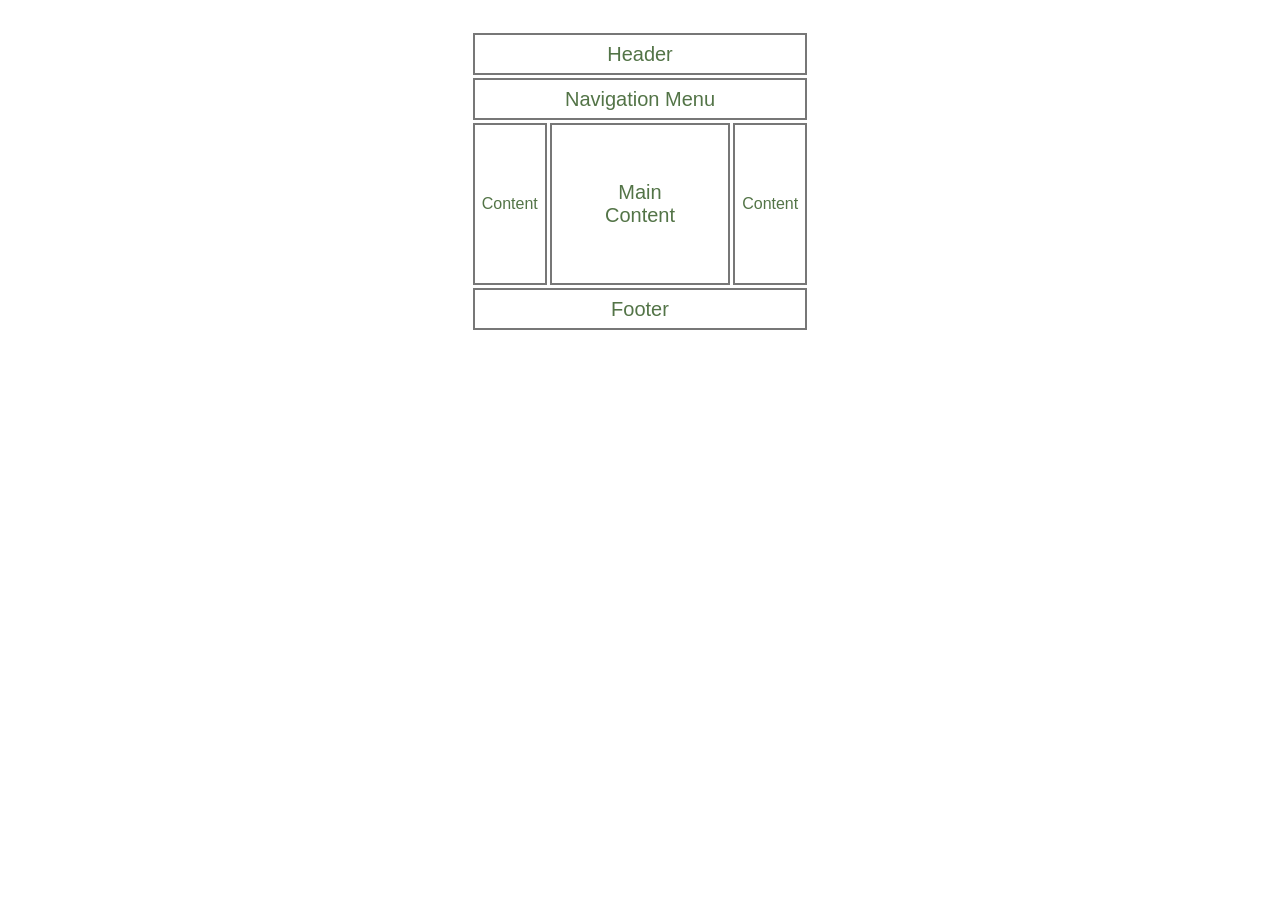
<file: Web_Technologies_Assignment_01_Solution/Task 5 - Table Layout/Table_Layout.html>
<!DOCTYPE html>
<html lang="en">
<head>
<meta charset="UTF-8">
<meta name="viewport" content="width=device-width, initial-scale=1.0">
<title>Personal Homepage — Table Layout</title>
</head>
<body style="margin:0;background:#fff;font-family:Arial,sans-serif;color:#537447">
<table width="340" align="center" cellpadding="0" cellspacing="3" border="0" style="margin:30px auto;border-collapse:separate;border-spacing:3px;text-align:center">
  <tr><td colspan="3" style="border:2px solid #777;height:38px;font-size:20px">Header</td></tr>
  <tr><td colspan="3" style="border:2px solid #777;height:38px;font-size:20px">Navigation Menu</td></tr>
  <tr style="height:162px">
    <td style="border:2px solid #777;width:70px">Content</td>
    <td style="border:2px solid #777;width:180px;font-size:20px">Main<br>Content</td>
    <td style="border:2px solid #777;width:70px">Content</td>
  </tr>
  <tr><td colspan="3" style="border:2px solid #777;height:38px;font-size:20px">Footer</td></tr>
</table>
</body>
</html>
</file>
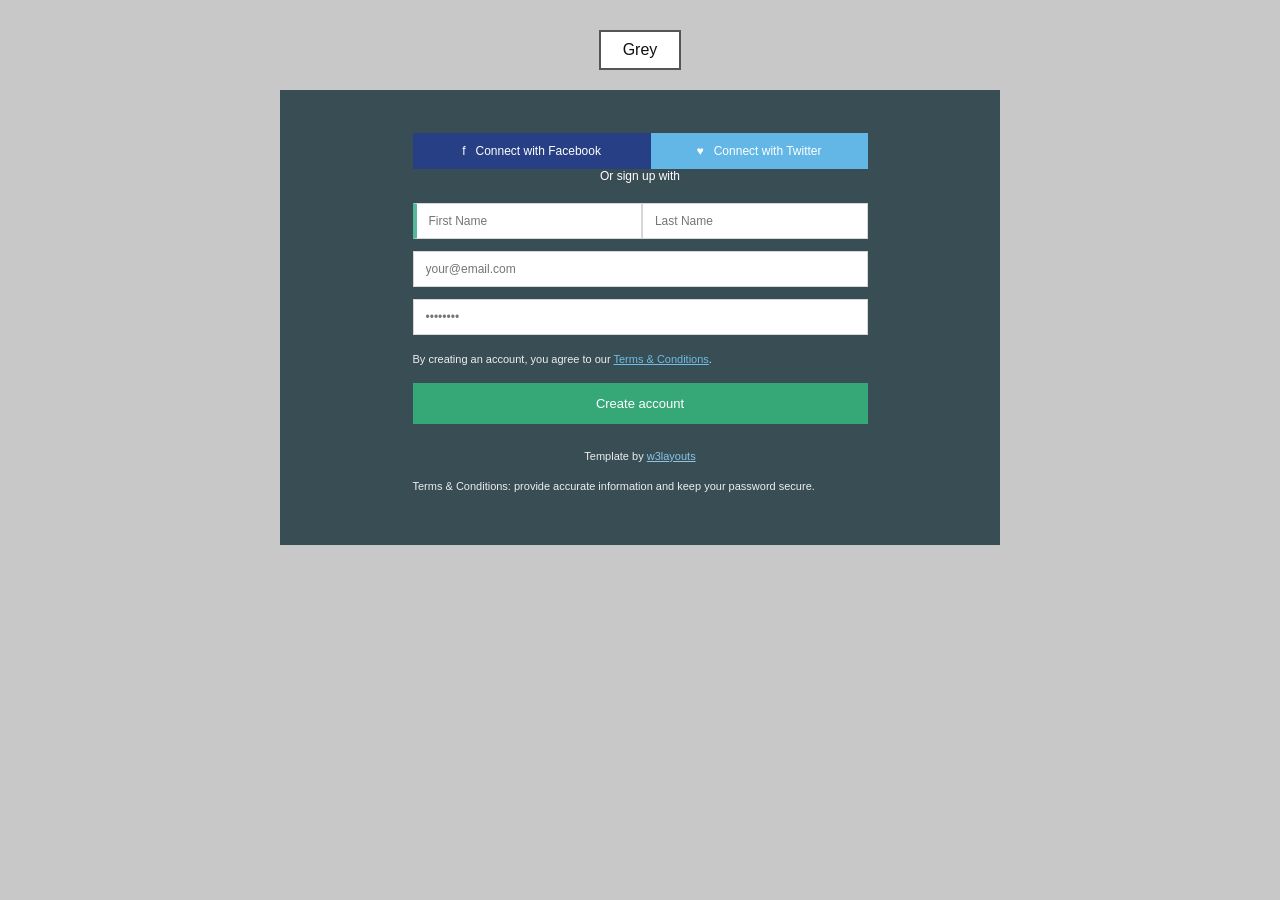
<file: Web_Technologies_Assignment_01_Solution/Task 7 - Sign Up Form/Sign Up Form.html>
<!DOCTYPE html>
<html lang="en">
<head>
<meta charset="UTF-8"><meta name="viewport" content="width=device-width,initial-scale=1.0">
<title>Create an Account</title>
<style>
*{box-sizing:border-box}body{margin:0;background:#c8c8c8;font-family:Arial,sans-serif;color:#fff}
.outer{width:min(720px,94%);margin:18px auto;background:#c8c8c8;padding:12px 0 28px}
.labelbox{margin:0 auto 20px;width:82px;border:2px solid #555;background:#fff;color:#111;padding:9px;text-align:center}
.panel{background:#394d55;padding:35px 7%;text-align:center}
form{max-width:455px;margin:auto}.social{width:100%;border-collapse:collapse;margin:8px 0 0}
.social td{padding:11px 8px;color:#fff;font-size:12px}.fb{background:#263f85}.tw{background:#62b7e7}
.or{font-size:12px;margin:0 0 20px}.fields{width:100%;border-collapse:collapse;margin-bottom:12px}
.fields td{padding:0}.fields input,.wide{width:100%;height:36px;padding:10px 12px;background:#fff;border:1px solid #d6d6d6;color:#333;font-size:12px}
.fields td:first-child input{border-left:4px solid #56b89b}.wide{display:block;margin-bottom:12px}
.terms{text-align:left;font-size:11px;color:#eee;margin:18px 0}.terms a{color:#6ebee5}
.create{width:100%;padding:13px;background:#36a878;color:#fff;border:0;cursor:pointer;font-size:13px}
.credit{font-size:11px;color:#eee;margin:26px 0 0}.credit a{color:#8cc4e6}
</style>
</head>
<body>
<div class="outer">
  <div class="labelbox">Grey</div>
  <main class="panel">
    <form action="#" method="post">
      <table class="social" aria-label="Social sign up links"><tr>
        <td class="fb"><a href="https://www.facebook.com/" style="color:white;text-decoration:none" target="_blank" rel="noopener">f &nbsp; Connect with Facebook</a></td>
        <td class="tw"><a href="https://twitter.com/" style="color:white;text-decoration:none" target="_blank" rel="noopener">♥ &nbsp; Connect with Twitter</a></td>
      </tr></table>
      <div class="or">Or sign up with</div>
      <table class="fields" aria-label="Name fields"><tr>
        <td><input name="firstName" placeholder="First Name" aria-label="First name" required></td>
        <td><input name="lastName" placeholder="Last Name" aria-label="Last name" required></td>
      </tr></table>
      <input class="wide" type="email" name="email" placeholder="your@email.com" aria-label="Email" required>
      <input class="wide" type="password" name="password" placeholder="••••••••" aria-label="Password" minlength="8" required>
      <p class="terms">By creating an account, you agree to our <a href="#terms">Terms &amp; Conditions</a>.</p>
      <button class="create" type="submit">Create account</button>
      <p class="credit">Template by <a href="https://w3layouts.com/" target="_blank" rel="noopener">w3layouts</a></p>
      <p id="terms" class="terms">Terms &amp; Conditions: provide accurate information and keep your password secure.</p>
    </form>
  </main>
</div>
</body>
</html>
</file>
<file: style.css>
* {
    margin: 0;
    padding: 0;
    box-sizing: border-box;
}

html {
    scroll-behavior: smooth;
    scroll-padding-top: 95px;
}

body {
    font-family: "Segoe UI", Arial, sans-serif;
    background-color: #fcfaff;
    color: #35264b;
    line-height: 1.7;
}

:root {
    --lavender: #eee5fb;
    --light-purple: #d9c6f5;
    --purple: #9270c5;
    --deep-purple: #68439b;
    --dark: #35264b;
    --white: #ffffff;
    --soft-pink: #f8efff;
}

/* ---------- Navigation ---------- */

#navbar {
    display: flex;
    justify-content: space-between;
    align-items: center;
    flex-wrap: wrap;
    gap: 15px;
    padding: 18px 7%;
    background-color: rgba(255, 255, 255, 0.96);
    border-bottom: 1px solid #eee5fb;
    position: sticky;
    top: 0;
    z-index: 1000;
    box-shadow: 0 4px 20px rgba(80, 49, 120, 0.06);
}

.logo,
.footer-logo {
    color: var(--deep-purple);
    font-size: 1.35rem;
    font-weight: 800;
    text-decoration: none;
    letter-spacing: -0.5px;
}

#navbar ul {
    list-style: none;
    display: flex;
    flex-wrap: wrap;
    gap: 8px;
}

#navbar li {
    display: inline-block;
}

#navbar li a {
    display: block;
    padding: 9px 14px;
    border-radius: 20px;
    color: var(--dark);
    text-decoration: none;
    font-size: 0.92rem;
    font-weight: 600;
    transition: 0.3s ease;
}

#navbar li a:hover {
    background-color: var(--lavender);
    color: var(--deep-purple);
}

/* ---------- Hero Section ---------- */

header {
    position: relative;
    overflow: hidden;
    min-height: 490px;
    padding: 110px 9%;
    background: linear-gradient(125deg, #f7f0ff, #e9dcfa 60%, #f8efff);
}

.hero-content {
    position: relative;
    z-index: 2;
    max-width: 720px;
}

.eyebrow {
    color: var(--deep-purple);
    font-size: 0.78rem;
    font-weight: 800;
    letter-spacing: 2px;
    margin-bottom: 13px;
}

header h1 {
    max-width: 700px;
    color: var(--dark);
    font-size: clamp(2.7rem, 6vw, 4.6rem);
    line-height: 1.12;
    letter-spacing: -2px;
    margin-bottom: 22px;
}

header h1 span {
    color: var(--deep-purple);
}

.hero-text {
    max-width: 550px;
    color: #655675;
    font-size: 1.1rem;
    margin-bottom: 30px;
}

.button {
    display: inline-block;
    background: var(--deep-purple);
    color: var(--white);
    border: none;
    padding: 14px 25px;
    border-radius: 30px;
    text-decoration: none;
    font-size: 0.95rem;
    font-weight: 700;
    cursor: pointer;
    box-shadow: 0 7px 18px rgba(104, 67, 155, 0.18);
    transition: 0.3s ease;
}

.button:hover {
    background: #503078;
    transform: translateY(-3px);
    box-shadow: 0 10px 22px rgba(104, 67, 155, 0.25);
}

.hero-decoration {
    position: absolute;
    top: 65px;
    right: 13%;
    color: #a88ad5;
    font-size: 5rem;
    z-index: 1;
}

.hero-circle {
    position: absolute;
    width: 300px;
    height: 300px;
    right: -70px;
    bottom: -140px;
    border: 45px solid rgba(178, 148, 221, 0.2);
    border-radius: 50%;
}

/* ---------- Shared Section Styling ---------- */

.section {
    padding: 85px 9%;
}

.section-heading {
    max-width: 720px;
    margin: 0 auto 40px;
    text-align: center;
}

.section-heading h2 {
    color: var(--dark);
    font-size: clamp(1.9rem, 4vw, 2.7rem);
    line-height: 1.25;
    margin-bottom: 15px;
    letter-spacing: -0.8px;
}

.section-heading > p:last-child {
    color: #756681;
}

/* ---------- About Section ---------- */

#about {
    background-color: var(--white);
}

.event-image {
    display: block;
    width: 100%;
    max-width: 780px;
    height: 360px;
    object-fit: cover;
    margin: 0 auto 40px;
    border: 4px solid var(--lavender);
    border-radius: 25px;
    box-shadow: 0 15px 35px rgba(104, 67, 155, 0.12);
}

.about-content {
    max-width: 780px;
    margin: 0 auto;
    padding: 30px;
    background-color: #fcf9ff;
    border: 1px solid #eee5fb;
    border-radius: 20px;
}

.about-content h3 {
    color: var(--deep-purple);
    font-size: 1.4rem;
    margin-bottom: 10px;
}

.about-content p {
    color: #655675;
    margin-bottom: 18px;
}

.about-content ol {
    padding-left: 25px;
}

.about-content ol li {
    padding: 5px 0;
}

/* ---------- Featured Speaker ---------- */

.speaker-section {
    background: linear-gradient(180deg, #f8f3ff, #fcfaff);
}

.speaker-card {
    position: relative;
    max-width: 600px;
    margin: 0 auto;
    padding: 45px 35px;
    text-align: center;
    background-color: var(--white);
    border: 1px solid #e9ddfa;
    border-radius: 25px;
    box-shadow: 0 12px 35px rgba(104, 67, 155, 0.09);
    transition: 0.3s ease;
}

.speaker-card:hover {
    transform: translateY(-5px);
    box-shadow: 0 18px 40px rgba(104, 67, 155, 0.14);
}

.badge {
    position: absolute;
    top: 18px;
    right: 18px;
    z-index: 2;
    padding: 6px 13px;
    color: var(--deep-purple);
    background-color: var(--lavender);
    border-radius: 20px;
    font-size: 0.7rem;
    font-weight: 800;
    letter-spacing: 1px;
}

.speaker-icon {
    display: inline-block;
    width: 95px;
    height: 95px;
    line-height: 95px;
    margin: 15px 0 20px;
    border-radius: 50%;
    background: linear-gradient(135deg, #eee4fc, #d4bdf3);
    color: var(--deep-purple);
    font-size: 3.5rem;
}

.speaker-card h3 {
    color: var(--dark);
    font-size: 1.6rem;
    margin-bottom: 5px;
}

.speaker-role {
    color: var(--deep-purple);
    font-weight: 700;
    margin-bottom: 15px;
}

.speaker-card > p:last-child {
    max-width: 430px;
    margin: 0 auto;
    color: #756681;
}

/* ---------- Event Cards ---------- */

#schedule {
    background-color: var(--white);
}

.event-cards {
    display: flex;
    flex-wrap: wrap;
    justify-content: center;
    gap: 22px;
    margin-bottom: 45px;
}

.event-card {
    display: inline-block;
    flex: 1 1 220px;
    max-width: 330px;
    padding: 28px;
    background: #fcf9ff;
    border: 1px solid #ece1fa;
    border-radius: 20px;
    transition: 0.3s ease;
}

.event-card:hover {
    transform: translateY(-6px);
    border-color: var(--light-purple);
    box-shadow: 0 12px 28px rgba(104, 67, 155, 0.1);
}

.card-number {
    display: inline-block;
    margin-bottom: 15px;
    color: var(--deep-purple);
    background: var(--lavender);
    padding: 5px 12px;
    border-radius: 12px;
    font-weight: 800;
}

.event-card h3 {
    color: var(--dark);
    font-size: 1.2rem;
    margin-bottom: 10px;
}

.event-card p {
    color: #756681;
    font-size: 0.95rem;
}

/* ---------- Schedule Table ---------- */

.table-wrapper {
    overflow-x: auto;
    border: 1px solid #e9ddfa;
    border-radius: 18px;
    box-shadow: 0 8px 25px rgba(104, 67, 155, 0.06);
}

table {
    width: 100%;
    border-collapse: collapse;
    background-color: var(--white);
    text-align: left;
}

caption {
    padding: 20px;
    color: var(--deep-purple);
    font-size: 1.2rem;
    font-weight: 800;
    text-align: left;
}

th,
td {
    padding: 17px 20px;
    border-bottom: 1px solid #eee7f7;
}

th {
    color: var(--deep-purple);
    background-color: var(--lavender);
    font-size: 0.9rem;
}

td {
    color: #5c4b6e;
}

tbody tr:nth-child(even) {
    background-color: #fcf9ff;
}

tbody tr:hover {
    background-color: #f0e7fc;
}

/* ---------- Registration Form ---------- */

.register-section {
    background: linear-gradient(135deg, #f3eafd, #fcf8ff);
}

.register-section form {
    max-width: 650px;
    margin: 0 auto;
    padding: 35px;
    background-color: var(--white);
    border: 1px solid #e9ddfa;
    border-radius: 24px;
    box-shadow: 0 15px 40px rgba(104, 67, 155, 0.1);
}

.form-group {
    margin-bottom: 22px;
}

label {
    display: block;
    margin-bottom: 8px;
    color: var(--dark);
    font-size: 0.95rem;
    font-weight: 700;
}

input,
select,
textarea {
    display: block;
    width: 100%;
    padding: 13px 15px;
    border: 1px solid #ded0ef;
    border-radius: 12px;
    background-color: #fdfbff;
    color: var(--dark);
    font: inherit;
    outline: none;
    transition: 0.25s ease;
}

input::placeholder,
textarea::placeholder {
    color: #a294b2;
}

input:focus,
select:focus,
textarea:focus {
    border-color: var(--purple);
    box-shadow: 0 0 0 4px rgba(146, 112, 197, 0.13);
    background-color: var(--white);
}

textarea {
    resize: vertical;
    min-height: 120px;
}

form button {
    width: 100%;
    margin-top: 5px;
}

/* ---------- Footer ---------- */

footer {
    padding: 35px 20px;
    background-color: #35264b;
    color: #e9ddfa;
    text-align: center;
}

.footer-logo {
    display: inline-block;
    margin-bottom: 8px;
    color: #d9c6f5;
}

footer p {
    margin: 5px 0;
}

.copyright {
    margin-top: 18px;
    color: #c0b1d2;
    font-size: 0.85rem;
}

/* ---------- Responsive Design ---------- */

@media (max-width: 700px) {
    #navbar {
        justify-content: center;
        padding: 15px 5%;
    }

    #navbar ul {
        justify-content: center;
    }

    #navbar li a {
        padding: 7px 10px;
        font-size: 0.85rem;
    }

    header {
        min-height: auto;
        padding: 80px 7%;
    }

    header h1 {
        letter-spacing: -1px;
    }

    .hero-decoration {
        top: 20px;
        right: 8%;
        font-size: 3rem;
    }

    .section {
        padding: 60px 6%;
    }

    .event-image {
        height: 250px;
    }

    .speaker-card {
        padding: 40px 22px;
    }

    .register-section form {
        padding: 25px 20px;
    }

    th,
    td {
        padding: 13px;
        font-size: 0.88rem;
    }
}
</file>
<file: Web_Technologies_Assignment_01_Solution/Task 10 - Portfolio/style.css>
@import url('https://fonts.googleapis.com/css2?family=DM+Sans:wght@400;500;600;700&family=Space+Grotesk:wght@400;500;600;700&display=swap');
:root{--bg:#0c1220;--panel:#121b2d;--text:#f0f4ff;--muted:#a6b2c8;--accent:#6de0c2;--accent2:#80a8ff}*{box-sizing:border-box;scroll-behavior:smooth}body{margin:0;background:var(--bg);color:var(--text);font-family:'DM Sans',Arial,sans-serif;line-height:1.7}.nav{max-width:1120px;margin:auto;padding:22px 25px;display:flex;justify-content:space-between;align-items:center}.brand{font:700 26px 'Space Grotesk',sans-serif;color:white;text-decoration:none}.brand span,.hero h1 span{color:var(--accent)}nav{display:flex;gap:25px}nav a,.text-link{color:var(--muted);text-decoration:none;font-size:14px}nav a:hover,.text-link:hover{color:var(--accent)}.hero{max-width:1120px;margin:auto;padding:100px 25px 115px;display:grid;grid-template-columns:1.2fr .8fr;align-items:center;gap:40px}.eyebrow{font-size:11px;letter-spacing:2px;color:var(--accent);font-weight:700}.hero h1{font:700 clamp(42px,6vw,72px)/1.08 'Space Grotesk',sans-serif;letter-spacing:-2px;margin:20px 0}.intro{color:var(--muted);font-size:18px;max-width:600px;margin-bottom:30px}.button{display:inline-block;padding:12px 18px;background:var(--accent);color:#0c1720;text-decoration:none;font-weight:700;border-radius:7px;margin:5px 12px 5px 0;font-size:14px}.text-link{margin-left:8px}.orb{width:min(300px,75vw);aspect-ratio:1;border-radius:50%;margin:auto;display:grid;place-items:center;background:radial-gradient(circle at 35% 30%,#6de0c255,transparent 40%),radial-gradient(circle at 70% 70%,#80a8ff55,transparent 42%);border:1px solid #6de0c255;box-shadow:0 0 80px #6de0c218,inset 0 0 45px #80a8ff18}.orb-core{width:125px;height:125px;border-radius:30px;display:grid;place-items:center;background:#18263a;border:1px solid #6de0c2aa;color:var(--accent);font:700 42px 'Space Grotesk';transform:rotate(-8deg)}.section{max-width:1000px;margin:auto;padding:70px 25px;border-top:1px solid #ffffff12}.section h2{font:600 clamp(28px,4vw,40px) 'Space Grotesk';margin:8px 0 20px}.section>p:not(.eyebrow){color:var(--muted);max-width:780px}.chips{display:flex;flex-wrap:wrap;gap:10px}.chips span,.tags{border:1px solid #ffffff1c;background:#121b2d;padding:8px 13px;border-radius:6px;color:#c7d4e8;font-size:13px}.project-grid{display:grid;grid-template-columns:repeat(2,1fr);gap:16px}.project{background:var(--panel);padding:25px;border:1px solid #ffffff10;border-radius:12px;transition:transform .2s,border-color .2s}.project:hover{transform:translateY(-4px);border-color:#6de0c277}.project h3{font:600 22px 'Space Grotesk';margin:5px 0}.project p:not(.number):not(.tags){color:var(--muted);font-size:14px}.number{color:var(--accent);font-size:11px;letter-spacing:1.5px}.tags{display:inline-block;margin-top:10px;padding:5px 8px}.contact{padding-bottom:90px}.secondary{background:#202c42;color:var(--text);border:1px solid #ffffff20}.email-note{font-size:12px}footer{text-align:center;color:#7f8ba1;padding:22px;border-top:1px solid #ffffff12;font-size:12px}@media(max-width:700px){.nav{align-items:flex-start;gap:18px;flex-direction:column}nav{gap:16px;flex-wrap:wrap}.hero{grid-template-columns:1fr;padding-top:65px;text-align:left}.orb{grid-row:1;width:180px;margin:0 auto 20px}.project-grid{grid-template-columns:1fr}.section{padding-top:50px;padding-bottom:50px}}
</file>
<file: Web_Technologies_Assignment_01_Solution/Task 8 - Login Signup Template/style.css>
*{box-sizing:border-box}body{margin:0;background:#c8c8c8;color:#333;font-family:Arial,sans-serif}.outer{width:min(790px,96%);margin:8px auto;background:#c8c8c8;padding:20px 30px}.topnote{text-align:right;height:50px;font-size:13px;color:#111}.stage{background:#363541;padding:10px 20px 55px;min-height:500px;display:flex;align-items:center;flex-direction:column;gap:35px}.login{width:min(185px,100%);margin-top:0}.signup{width:min(340px,100%)}table{width:100%;border-collapse:collapse;background:#fff;border:1px solid #bbb;box-shadow:0 1px 3px #0002}th{background:#e6e6e6;text-align:left;font-weight:normal;padding:8px;font-size:11px;border-bottom:1px solid #ddd}th span{float:right;font-size:14px}td{padding:4px;border-bottom:1px solid #eee}input,select{width:100%;padding:7px 5px;border:0;background:#fff;color:#555;font-size:10px}button{background:#078bc4;color:#fff;border:0;border-radius:3px;padding:7px 10px;font-size:10px;cursor:pointer}.ok{color:#6b9b59;text-align:center}.bad{color:#a84d4d;text-align:center}a{font-size:9px;color:#aaa}.login p{color:#bbb;font-size:9px}.submit{text-align:center;padding:12px}.submit button{padding:8px 14px}.bottomnote{text-align:center;padding:12px 0 0;font-size:10px;color:#222}@media(max-width:500px){.outer{padding:12px}.stage{padding:15px 10px 35px}}
</file>
<file: Web_Technologies_Assignment_01_Solution/Task 9 - Contact Template/style.css>
*{box-sizing:border-box}body{margin:0;background:#f8f8f8;font-family:Arial,sans-serif;color:#555}.page{width:min(684px,96%);margin:0 auto;background:#fff;min-height:100vh;padding-bottom:10px}.greybar{height:44px;background:#c8c8c8;color:#111;text-align:right;padding:20px 10px 0;font-size:12px}.canvas{display:grid;grid-template-columns:200px 280px;gap:0;justify-content:center;align-items:start;padding:45px 15px 65px;min-height:430px}.blue{background:#4bb9df;color:#fff;padding:12px 18px 18px;min-height:308px}.note{font-size:12px;margin:0}.blue h1{font-size:20px;font-weight:300;letter-spacing:1px;margin:0 0 25px}.blue input,.blue textarea,.blue button{display:block;width:100%;border:0;background:#7bcce8;color:#fff;padding:9px 10px;margin-bottom:9px;font:inherit;font-size:11px}.blue input::placeholder,.blue textarea::placeholder{color:#e9faff}.blue button{margin-top:30px;cursor:pointer;text-align:center}.white{background:#fff;border:1px solid #eee;padding:25px 28px;min-height:308px}.social{display:flex;justify-content:center;gap:6px;margin:0 0 28px}.social a{width:34px;height:27px;display:grid;place-items:center;text-decoration:none;color:#fff;background:#315b92;font-size:13px}.social a:nth-child(2){background:#20b7d2}.social a:nth-child(3){background:#d34d86}.social a:nth-child(4){background:#444}.input-icon{display:flex;border:1px solid #eee;margin-bottom:9px;height:29px}.input-icon input{width:100%;border:0;padding:7px;font-size:11px;min-width:0}.input-icon span{padding:6px;color:#56b5d1;font-size:12px}.white select,.white textarea{width:100%;padding:8px;border:1px solid #eee;background:#fff;color:#777;margin-bottom:9px;font:inherit;font-size:11px}.bottom{height:25px;padding-top:6px}@media(max-width:540px){.canvas{grid-template-columns:1fr;max-width:320px;margin:auto;padding:25px 10px}.blue,.white{min-height:auto}.greybar{height:38px}}
</file>
